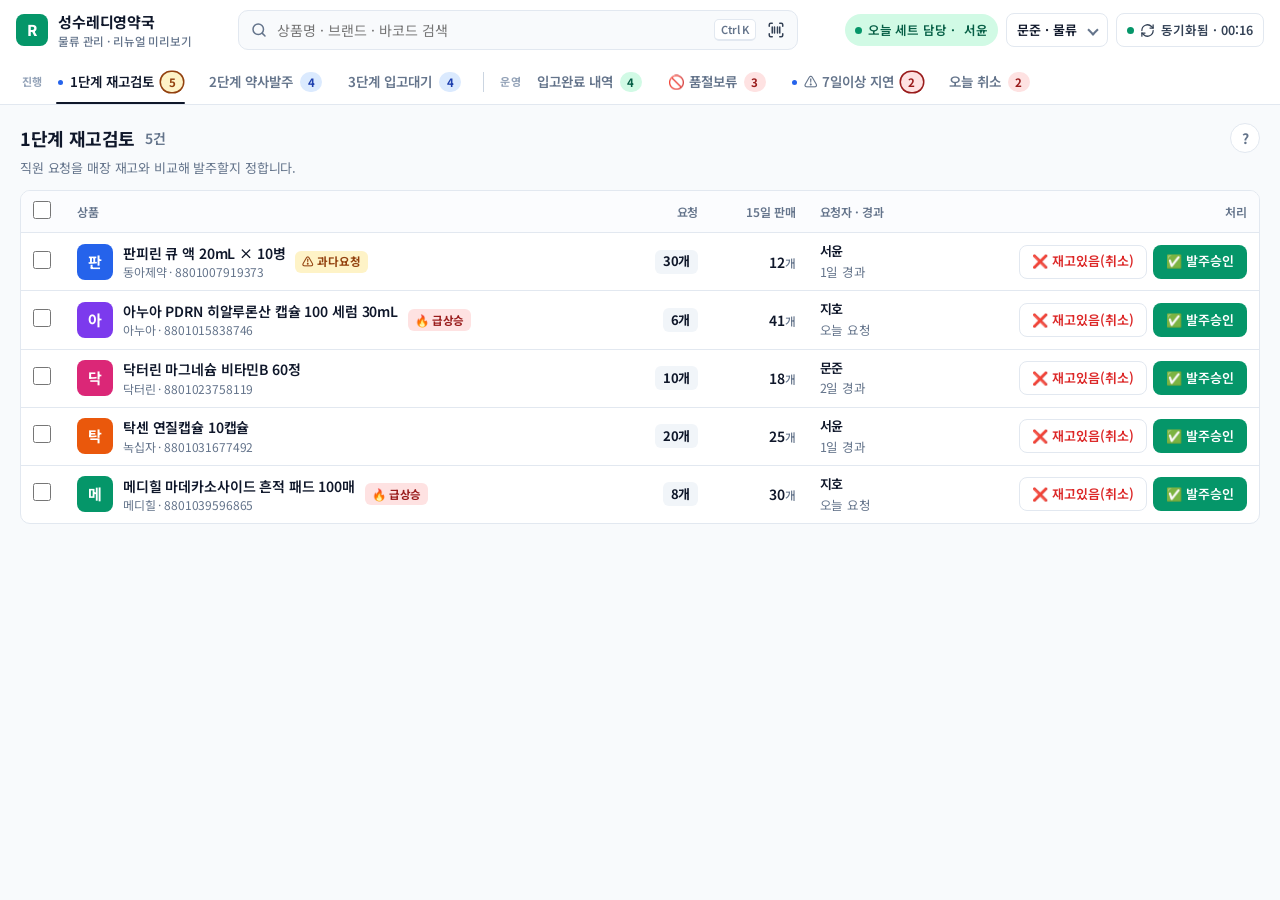
<file: preview/renewal.html>
<!doctype html>
<html lang="ko">
<head>
<meta charset="utf-8">
<meta name="viewport" content="width=device-width, initial-scale=1, viewport-fit=cover">
<title>성수레디영 물류 리뉴얼</title>
</head>
<body>
<meta name="claude:viewport-fit-sides" content="cover">
<!-- 실제 앱은 Pretendard 를 CDN(cdn.jsdelivr.net/gh/orioncactus/pretendard)에서 불러옵니다. 미리보기는 Noto Sans KR 로 대체. -->
<link rel="preconnect" href="https://fonts.googleapis.com">
<link rel="stylesheet" href="https://fonts.googleapis.com/css2?family=Noto+Sans+KR:wght@400;500;600;700;800&display=swap">
<style>
:root{
  color-scheme: light;
  --bg:#F8FAFC; --card:#FFFFFF; --line:#E2E8F0; --line-strong:#CBD5E1;
  --ink:#0F172A; --ink-2:#334155; --ink-3:#64748B; --ink-4:#94A3B8;
  --green:#059669; --green-bg:#D1FAE5; --green-ink:#065F46;
  --blue:#2563EB; --blue-bg:#DBEAFE; --blue-ink:#1E40AF;
  --amber:#D97706; --amber-bg:#FEF3C7; --amber-ink:#92400E;
  --red:#DC2626; --red-bg:#FEE2E2; --red-ink:#991B1B;
  --hover:#F1F5F9; --dark:#0F172A; --dark-ink:#F8FAFC;
  --focus:#2563EB;
  --r:10px; --r-sm:7px;
  --gut: max(16px, env(safe-area-inset-left,0px));
  --gut-r: max(16px, env(safe-area-inset-right,0px));
  --sab: env(safe-area-inset-bottom,0px);
  --sat: env(safe-area-inset-top,0px);
}
*{box-sizing:border-box}
html{-webkit-text-size-adjust:100%}
body{
  margin:0; background:var(--bg); color:var(--ink);
  font-family:"Pretendard","Noto Sans KR",system-ui,-apple-system,sans-serif;
  font-size:14px; line-height:1.45; letter-spacing:-0.01em;
  padding-left:var(--gut); padding-right:var(--gut-r); padding-block:0 120px;
  overflow-x:hidden;
}
body::before{content:"";position:fixed;inset:0 0 auto 0;height:var(--sat);background:var(--card);z-index:60}
.num,td.n,.badge,.qty,.cnt{font-variant-numeric:tabular-nums}
button,select,input{font:inherit;color:inherit}
button{cursor:pointer}
:focus-visible{outline:2px solid var(--focus);outline-offset:2px;border-radius:6px}
.sr{position:absolute;width:1px;height:1px;overflow:hidden;clip:rect(0 0 0 0);white-space:nowrap}
svg.i{width:18px;height:18px;flex:none;stroke:currentColor;fill:none;stroke-width:2;stroke-linecap:round;stroke-linejoin:round}

/* ---------- 헤더 ---------- */
header.top{
  position:sticky; top:var(--sat); z-index:50; background:var(--card);
  margin-inline:calc(-1 * var(--gut)) calc(-1 * var(--gut-r));
  padding-left:var(--gut); padding-right:var(--gut-r);
  border-bottom:1px solid var(--line);
}
.row1{display:grid;grid-template-columns:auto minmax(0,1fr) auto;align-items:center;gap:16px;padding-block:10px}
.brand{display:flex;align-items:center;gap:10px;min-width:0}
.logo{width:32px;height:32px;border-radius:8px;background:var(--green);color:#fff;display:grid;place-items:center;font-weight:800;font-size:15px;flex:none}
.brand b{font-size:15px;font-weight:700;white-space:nowrap}
.brand small{display:block;color:var(--ink-3);font-size:11.5px;font-weight:500;white-space:nowrap}
.search{position:relative;max-width:560px;width:100%;justify-self:center}
.search input{
  width:100%;height:40px;border:1px solid var(--line);border-radius:var(--r);background:var(--bg);
  padding-block:0;padding-left:38px;padding-right:96px;font-size:14px;outline:none;
}
.search input:focus{border-color:var(--blue);background:#fff;box-shadow:0 0 0 3px var(--blue-bg)}
.search .lead{position:absolute;left:12px;top:11px;color:var(--ink-3)}
.search .trail{position:absolute;right:6px;top:4px;display:flex;gap:4px;align-items:center}
kbd{font:600 11px/1 "Pretendard","Noto Sans KR",system-ui,sans-serif;color:var(--ink-3);border:1px solid var(--line);border-bottom-width:2px;border-radius:5px;padding-block:4px;padding-inline:6px;background:#fff}
.ibtn{width:32px;height:32px;border:0;background:transparent;border-radius:8px;display:grid;place-items:center;color:var(--ink-2)}
.ibtn:hover{background:var(--hover)}
.clear{display:none}
.search.has-q .clear{display:grid}
.search.has-q kbd{display:none}
.right{display:flex;align-items:center;gap:8px;justify-self:end}
.duty{display:inline-flex;align-items:center;gap:6px;height:32px;padding-inline:10px;border-radius:999px;background:var(--green-bg);color:var(--green-ink);font-size:12.5px;font-weight:600;white-space:nowrap}
.duty::before{content:"";width:7px;height:7px;border-radius:50%;background:var(--green)}
.who{position:relative}
.who select{appearance:none;height:34px;border:1px solid var(--line);border-radius:8px;background:#fff;padding-block:0;padding-left:10px;padding-right:28px;font-size:13px;font-weight:600}
.who::after{content:"";position:absolute;right:11px;top:13px;width:6px;height:6px;border-right:2px solid var(--ink-3);border-bottom:2px solid var(--ink-3);transform:rotate(45deg);pointer-events:none}
.sync{display:inline-flex;align-items:center;gap:6px;height:34px;border:1px solid var(--line);background:#fff;border-radius:8px;padding-inline:10px;font-size:12.5px;font-weight:600;color:var(--ink-2);white-space:nowrap}
.sync .dot{width:7px;height:7px;border-radius:50%;background:var(--green)}
.sync.busy .dot{background:var(--amber)}
.sync.busy svg{animation:spin .8s linear infinite}
@keyframes spin{to{transform:rotate(360deg)}}

/* 탭바 */
.tabs{display:flex;align-items:center;gap:2px;overflow-x:auto;scrollbar-width:none;margin-inline:-4px;padding-inline:4px;-webkit-overflow-scrolling:touch}
.tabs::-webkit-scrollbar{display:none}
.tab{
  position:relative;flex:none;display:inline-flex;align-items:center;gap:7px;height:44px;padding-inline:12px;
  border:0;background:transparent;color:var(--ink-3);font-weight:600;font-size:13.5px;white-space:nowrap;border-radius:0;
}
.tab:hover{color:var(--ink)}
.tab[aria-selected="true"]{color:var(--ink)}
.tab[aria-selected="true"]::after{content:"";position:absolute;left:10px;right:10px;bottom:0;height:2px;background:var(--ink);border-radius:2px}
.tab .badge{min-width:22px;height:20px;padding-inline:6px;border-radius:999px;display:inline-grid;place-items:center;font-size:11.5px;font-weight:700;background:var(--hover);color:var(--ink-3)}
.tab .badge.c-amber{background:var(--amber-bg);color:var(--amber-ink)}
.tab .badge.c-blue{background:var(--blue-bg);color:var(--blue-ink)}
.tab .badge.c-green{background:var(--green-bg);color:var(--green-ink)}
.tab .badge.c-red{background:var(--red-bg);color:var(--red-ink)}
.tab.mine .badge{box-shadow:0 0 0 1.5px currentColor}
.tab.mine .me-dot{width:5px;height:5px;border-radius:50%;background:var(--blue)}
.tab .badge.bump{animation:bump .35s ease}
@keyframes bump{50%{transform:scale(1.25)}}
.sep{flex:none;width:1px;height:20px;background:var(--line-strong);margin-inline:8px}
.grp{flex:none;font-size:11px;font-weight:700;color:var(--ink-4);padding-inline:6px 2px;letter-spacing:.02em}

/* ---------- 본문 ---------- */
main{max-width:1240px;margin-inline:auto;padding-block:18px 0}
.lhead{display:flex;align-items:center;gap:10px;margin-block:0 12px;flex-wrap:wrap}
.lhead h1{font-size:18px;font-weight:700;margin:0;letter-spacing:-0.02em}
.lhead .cnt{color:var(--ink-3);font-weight:600;font-size:14px}
.lhead .desc{color:var(--ink-3);font-size:13px;flex-basis:100%;margin-top:-4px}
.lhead .sp{flex:1}
.help{width:30px;height:30px;border-radius:50%;border:1px solid var(--line);background:#fff;color:var(--ink-3);display:grid;place-items:center;font-weight:700}
.help:hover{color:var(--ink);border-color:var(--line-strong)}
.selall{display:none;height:34px;border:1px solid var(--line);background:#fff;border-radius:8px;padding-inline:12px;font-weight:600;font-size:13px}
.qhint{background:var(--blue-bg);color:var(--blue-ink);border-radius:var(--r-sm);padding-block:8px;padding-inline:12px;font-size:13px;margin-bottom:12px;display:flex;gap:8px;flex-wrap:wrap;align-items:center}
.qhint button{border:0;background:#fff;color:var(--blue-ink);border-radius:999px;height:28px;padding-inline:10px;font-weight:600;font-size:12.5px}

.panel{background:var(--card);border:1px solid var(--line);border-radius:var(--r);overflow:hidden}
table{width:100%;border-collapse:collapse}
th{font-size:12px;font-weight:600;color:var(--ink-3);text-align:left;padding-block:10px;padding-inline:12px;background:#FBFCFE;border-bottom:1px solid var(--line);white-space:nowrap}
td{padding-block:9px;padding-inline:12px;border-bottom:1px solid var(--line);vertical-align:middle}
tr:last-child td{border-bottom:0}
tbody tr{transition:background-color .15s}
tbody tr:hover{background:#FBFCFE}
tr.sel{background:#EFF6FF !important}
th.n,td.n{text-align:right}
.ck{width:44px;padding-right:0}
.ck input,.card .ck input{width:18px;height:18px;accent-color:var(--blue);cursor:pointer;margin:0}
.prod{display:flex;align-items:center;gap:10px;min-width:0}
.thumb{width:36px;height:36px;border-radius:8px;display:grid;place-items:center;font-weight:700;font-size:15px;flex:none;color:#fff}
.pname{font-weight:600;color:var(--ink);overflow:hidden;text-overflow:ellipsis}
.pmeta{font-size:12px;color:var(--ink-3);white-space:nowrap;overflow:hidden;text-overflow:ellipsis}
mark{background:var(--amber-bg);color:inherit;border-radius:3px;padding-inline:1px}
.qty{display:inline-flex;align-items:center;height:24px;padding-inline:8px;border-radius:6px;background:var(--hover);font-weight:700;font-size:13px}
.sales{font-weight:600}
.sales small{color:var(--ink-3);font-weight:500}
.chips-smart{display:inline-flex;gap:4px;flex-wrap:wrap}
.sb{display:inline-flex;align-items:center;height:22px;padding-inline:7px;border-radius:6px;font-size:11.5px;font-weight:700;white-space:nowrap}
.sb.hot{background:var(--red-bg);color:var(--red-ink)}
.sb.over{background:var(--amber-bg);color:var(--amber-ink)}
.sb.stage{background:var(--hover);color:var(--ink-2)}
.age{font-size:12.5px;color:var(--ink-3);white-space:nowrap}
.age.warn{color:var(--amber-ink);font-weight:600}
.age.late{color:var(--red);font-weight:700}
.acts{display:flex;gap:6px;justify-content:flex-end}
.btn{display:inline-flex;align-items:center;justify-content:center;gap:5px;height:34px;padding-inline:12px;border-radius:8px;border:1px solid transparent;font-weight:600;font-size:13px;white-space:nowrap;transition:background-color .12s,transform .08s}
.btn:active{transform:scale(.97)}
.btn.primary{background:var(--green);color:#fff}
.btn.primary:hover{background:#047857}
.btn.blue{background:var(--blue);color:#fff}
.btn.blue:hover{background:#1D4ED8}
.btn.ghost-red{background:#fff;border-color:var(--line);color:var(--red)}
.btn.ghost-red:hover{background:var(--red-bg);border-color:#FCA5A5}
.btn.neutral{background:#fff;border-color:var(--line);color:var(--ink-2)}
.btn.neutral:hover{background:var(--hover)}
.memo{display:flex;gap:4px;flex-wrap:wrap}
.chip{height:28px;padding-inline:9px;border-radius:999px;border:1px solid var(--line);background:#fff;font-size:12px;font-weight:600;color:var(--ink-3);white-space:nowrap}
.chip:hover{border-color:var(--line-strong);color:var(--ink)}
.chip[aria-pressed="true"]{background:var(--amber-bg);border-color:#FCD34D;color:var(--amber-ink)}
.chip[aria-pressed="true"][data-chip="파손/교환"]{background:var(--red-bg);border-color:#FCA5A5;color:var(--red-ink)}
.done-t{font-size:12.5px;color:var(--green-ink);font-weight:600;white-space:nowrap}
.flash{animation:flash 2.6s ease-out}
@keyframes flash{0%,35%{background:var(--amber-bg);box-shadow:inset 3px 0 0 var(--amber)}100%{background:transparent;box-shadow:inset 3px 0 0 transparent}}
.empty{padding-block:56px;text-align:center;color:var(--ink-3)}
.empty b{display:block;color:var(--ink);font-size:15px;margin-bottom:4px}

/* 모바일 카드 */
.cards{display:none;flex-direction:column;gap:10px}
.card{background:var(--card);border:1px solid var(--line);border-radius:var(--r);overflow:hidden;transition:border-color .15s,box-shadow .15s}
.card.sel{border-color:var(--blue);box-shadow:0 0 0 1px var(--blue)}
.card .top{display:flex;gap:12px;padding-block:12px;padding-inline:12px;align-items:flex-start}
.card .thumb{width:48px;height:48px;font-size:19px;border-radius:10px}
.card .body{flex:1;min-width:0}
.card .pname{white-space:normal;font-size:15px;line-height:1.35}
.card .stats{display:flex;align-items:center;gap:8px;margin-top:6px;flex-wrap:wrap}
.card .ck{padding-top:2px;width:auto}
.card .ck label{display:grid;place-items:center;width:32px;height:32px;margin:-6px -6px 0 0}
.card .memo{padding-inline:12px;padding-bottom:10px}
.card .acts2{display:grid;grid-template-columns:1fr 1fr;border-top:1px solid var(--line)}
.card .acts2.one{grid-template-columns:1fr}
.card .acts2 .btn{height:52px;border-radius:0;border:0;font-size:14.5px}
.card .acts2 .btn+.btn{border-left:1px solid var(--line)}
.card .acts2 .btn.ghost-red{color:var(--red)}

@media (max-width:767.98px){
  .row1{grid-template-columns:minmax(0,1fr) auto;grid-template-areas:"brand right" "search search";gap:8px 10px;padding-block:8px}
  .brand{grid-area:brand}.right{grid-area:right}.search{grid-area:search;max-width:none}
  .brand small,.duty .long,.sync .txt,kbd{display:none}
  .duty{padding-inline:8px}
  .table-wrap{display:none}
  .cards{display:flex}
  .selall{display:inline-flex;align-items:center}
  .lhead h1{font-size:17px}
}

/* 하단 플로팅 */
.bulk{
  position:fixed;left:50%;bottom:calc(16px + var(--sab));z-index:70;transform:translate(-50%,calc(100% + 40px));
  display:flex;align-items:center;gap:10px;background:var(--dark);color:var(--dark-ink);border-radius:14px;
  padding-block:8px;padding-inline:16px 8px;box-shadow:0 12px 32px rgba(15,23,42,.28);
  transition:transform .32s cubic-bezier(.2,.8,.2,1);width:max-content;max-width:calc(100vw - 32px);
}
.bulk.on{transform:translate(-50%,0)}
.bulk .n{font-weight:700;white-space:nowrap}
.bulk .btn{height:40px}
.bulk .x{color:#CBD5E1;width:40px;height:40px}
.bulk .x:hover{background:rgba(255,255,255,.08)}
.snack{
  position:fixed;left:50%;bottom:calc(16px + var(--sab));z-index:80;transform:translate(-50%,calc(100% + 40px));opacity:0;
  background:var(--dark);color:var(--dark-ink);border-radius:12px;min-width:300px;max-width:calc(100vw - 32px);
  box-shadow:0 12px 32px rgba(15,23,42,.28);overflow:hidden;transition:transform .28s cubic-bezier(.2,.8,.2,1),opacity .2s;
}
body.has-bulk .snack{bottom:calc(80px + var(--sab))}
.snack.on{transform:translate(-50%,0);opacity:1}
.snack .in{display:flex;align-items:center;gap:12px;padding-block:6px;padding-inline:16px 6px;min-height:52px}
.snack .msg{flex:1;font-weight:500}
.snack .msg b{color:#6EE7B7}
.snack .undo{height:40px;border:0;background:transparent;color:#93C5FD;font-weight:700;padding-inline:12px;border-radius:8px;white-space:nowrap}
.snack .undo:hover{background:rgba(255,255,255,.08)}
.snack .bar{height:3px;background:#6EE7B7;transform-origin:left}
.snack.on .bar{animation:shrink 5s linear forwards}
@keyframes shrink{to{transform:scaleX(0)}}

/* 모달 */
.modal{position:fixed;inset:0;z-index:90;display:none;align-items:center;justify-content:center;padding-inline:16px;background:rgba(15,23,42,.45)}
.modal.on{display:flex;animation:fade .18s ease}
@keyframes fade{from{opacity:0}}
.sheet{background:#fff;border-radius:14px;width:100%;max-width:440px;max-height:calc(100vh - 48px);overflow:auto;box-shadow:0 24px 60px rgba(15,23,42,.3)}
.sheet .hd{display:flex;align-items:center;gap:8px;padding-block:14px;padding-inline:18px 10px;border-bottom:1px solid var(--line)}
.sheet .hd h2{font-size:16px;margin:0;flex:1}
.sheet .bd{padding-block:16px;padding-inline:18px}
.sheet ol{margin:0;padding-left:20px;color:var(--ink-2)}
.sheet li{margin-bottom:6px}
.sheet .tip{margin-top:12px;font-size:12.5px;color:var(--ink-3);background:var(--bg);border-radius:8px;padding-block:8px;padding-inline:10px}
.vf{position:relative;aspect-ratio:4/3;background:#0B1220;border-radius:12px;overflow:hidden;display:grid;place-items:center}
.vf .frame{width:70%;height:42%;border:2px solid rgba(255,255,255,.85);border-radius:10px;position:relative}
.vf .line{position:absolute;left:6%;right:6%;height:2px;background:#34D399;box-shadow:0 0 12px #34D399;top:10%;animation:scan 1.8s ease-in-out infinite alternate}
@keyframes scan{to{top:86%}}
.vf .cap{position:absolute;bottom:10px;left:0;right:0;text-align:center;color:#CBD5E1;font-size:12.5px}
.vf .bars{position:absolute;inset:22% 22%;display:flex;gap:3px;align-items:stretch;opacity:.25}
.vf .bars i{background:#fff;flex:1}.vf .bars i:nth-child(3n){flex:2}.vf .bars i:nth-child(4n){flex:.5}
.samples{display:flex;flex-direction:column;gap:6px;margin-top:14px}
.samples button{display:flex;align-items:center;gap:10px;min-height:44px;border:1px solid var(--line);background:#fff;border-radius:10px;padding-inline:12px;text-align:left}
.samples button:hover{background:var(--hover)}
.samples code{font:600 12.5px ui-monospace,Menlo,monospace;color:var(--ink-3);font-variant-numeric:tabular-nums}
.manual{display:flex;gap:6px;margin-top:12px}
.manual input{flex:1;height:44px;border:1px solid var(--line);border-radius:10px;padding-inline:12px;font-variant-numeric:tabular-nums;min-width:0}
.scan-msg{margin-top:8px;font-size:12.5px;color:var(--red);min-height:18px}

@media (prefers-reduced-motion:reduce){
  *,*::before,*::after{animation-duration:.001ms !important;animation-iteration-count:1 !important;transition-duration:.001ms !important;scroll-behavior:auto !important}
  .vf .line{top:48%}
  .snack.on .bar{animation:none}
}
</style>

<svg width="0" height="0" style="position:absolute" aria-hidden="true">
  <symbol id="i-search" viewBox="0 0 24 24"><circle cx="11" cy="11" r="7"/><path d="m20 20-3.5-3.5"/></symbol>
  <symbol id="i-scan" viewBox="0 0 24 24"><path d="M3 7V5a2 2 0 0 1 2-2h2M17 3h2a2 2 0 0 1 2 2v2M21 17v2a2 2 0 0 1-2 2h-2M7 21H5a2 2 0 0 1-2-2v-2"/><path d="M7 8v8M10 8v8M14 8v8M17 8v8"/></symbol>
  <symbol id="i-sync" viewBox="0 0 24 24"><path d="M21 12a9 9 0 0 1-15.4 6.4L3 16M3 12a9 9 0 0 1 15.4-6.4L21 8"/><path d="M21 3v5h-5M3 21v-5h5"/></symbol>
  <symbol id="i-x" viewBox="0 0 24 24"><path d="M18 6 6 18M6 6l12 12"/></symbol>
</svg>

<header class="top">
  <div class="row1">
    <div class="brand">
      <div class="logo" aria-hidden="true">R</div>
      <div><b>성수레디영약국</b><small>물류 관리 · 리뉴얼 미리보기</small></div>
    </div>
    <div class="search" id="searchBox">
      <svg class="i lead" aria-hidden="true"><use href="#i-search"/></svg>
      <label class="sr" for="q">상품명, 브랜드, 바코드 검색</label>
      <input id="q" type="search" autocomplete="off" placeholder="상품명 · 브랜드 · 바코드 검색" enterkeyhint="search">
      <div class="trail">
        <button class="ibtn clear" id="qClear" aria-label="검색어 지우기"><svg class="i"><use href="#i-x"/></svg></button>
        <kbd id="kbdHint">⌘K</kbd>
        <button class="ibtn" id="scanBtn" aria-label="카메라로 바코드 스캔"><svg class="i"><use href="#i-scan"/></svg></button>
      </div>
    </div>
    <div class="right">
      <span class="duty" id="duty" title="오늘 세트 담당" role="note" aria-label="오늘 세트 담당 서윤"><span class="long">오늘 세트 담당 ·&nbsp;</span><span class="short" id="dutyName">서윤</span></span>
      <div class="who"><label class="sr" for="me">작업자 선택</label>
        <select id="me">
          <option value="문준">문준 · 물류</option>
          <option value="약사님">약사님</option>
          <option value="일반직원">일반직원</option>
        </select>
      </div>
      <button class="sync" id="sync" aria-label="지금 동기화"><span class="dot"></span><svg class="i" style="width:15px;height:15px"><use href="#i-sync"/></svg><span class="txt" id="syncTxt">동기화됨 · 방금</span></button>
    </div>
  </div>
  <nav class="tabs" id="tabs" role="tablist" aria-label="물류 단계와 운영 현황"></nav>
</header>

<main id="main">
  <div class="lhead">
    <h1 id="ttl"></h1><span class="cnt" id="cnt"></span>
    <span class="sp"></span>
    <button class="selall" id="selAll">전체 선택</button>
    <button class="help" id="helpBtn" aria-label="이 단계 사용법 보기">?</button>
    <div class="desc" id="desc"></div>
  </div>
  <div id="qhint"></div>
  <div class="panel table-wrap"><table id="tbl"><thead id="thead"></thead><tbody id="tbody"></tbody></table></div>
  <div class="cards" id="cards"></div>
</main>

<div class="bulk" id="bulk" role="region" aria-label="선택 항목 일괄 처리">
  <span class="n" id="bulkN">0건 선택</span>
  <button class="btn primary" id="bulkGo">일괄 승인</button>
  <button class="ibtn x" id="bulkX" aria-label="선택 해제"><svg class="i"><use href="#i-x"/></svg></button>
</div>

<div class="snack" id="snack" role="status" aria-live="polite">
  <div class="in"><span class="msg" id="snackMsg"></span><button class="undo" id="undoBtn">↩ 실행 취소</button></div>
  <div class="bar" id="snackBar"></div>
</div>

<div class="modal" id="helpModal" role="dialog" aria-modal="true" aria-labelledby="helpTtl">
  <div class="sheet"><div class="hd"><h2 id="helpTtl"></h2><button class="ibtn" data-close aria-label="닫기"><svg class="i"><use href="#i-x"/></svg></button></div>
  <div class="bd" id="helpBody"></div></div>
</div>

<div class="modal" id="scanModal" role="dialog" aria-modal="true" aria-labelledby="scanTtl">
  <div class="sheet"><div class="hd"><h2 id="scanTtl">바코드 스캔</h2><button class="ibtn" data-close aria-label="닫기"><svg class="i"><use href="#i-x"/></svg></button></div>
  <div class="bd">
    <div class="vf" aria-hidden="true"><div class="bars"><i></i><i></i><i></i><i></i><i></i><i></i><i></i><i></i><i></i><i></i><i></i><i></i></div><div class="frame"><div class="line"></div></div><div class="cap">바코드를 네모 안에 맞춰 주세요</div></div>
    <div class="samples" id="samples"><div style="font-size:12px;color:var(--ink-3);font-weight:600">미리보기용 샘플 바코드 (누르면 인식)</div></div>
    <form class="manual" id="manual"><label class="sr" for="bc">바코드 직접 입력</label><input id="bc" inputmode="numeric" placeholder="바코드 직접 입력"><button class="btn blue" style="height:44px">찾기</button></form>
    <div class="scan-msg" id="scanMsg" role="alert"></div>
  </div></div>
</div>

<script>
/* =====================================================================
   API 계층 — GAS 연결 시 여기만 바꾸면 됩니다.
   각 함수는 Promise 를 돌려줍니다. 실제 배포에서는 아래처럼 교체:

     approveOrder: ids => gas('approveOrder', ids)
     function gas(fn, ...args){
       return new Promise((ok, no) =>
         google.script.run.withSuccessHandler(ok).withFailureHandler(no)[fn](...args));
     }

   - getAllData()                 : 전체 품목 [{id,name,brand,qty,sales15,stage,age,...}]
   - approveOrder(ids)            : 1단계→2단계(발주승인), 2단계→3단계(발주완료)
   - markInboundComplete(ids)     : 3단계→입고완료
   - cancelOrder(ids)             : 재고있음 → 오늘 취소
   - markSoldout(ids)             : 품절보류로 이동
   - bulkApprove(ids)/bulkInbound : 다중 선택 일괄 처리
   - undo(snapshot)               : [{id,stage,memo}] 로 되돌리기
   - reopenOrder(ids, stage)      : 품절/취소 품목을 다시 단계로 (보조)
   - updateMemo(id, memo)         : 입고 메모 칩 저장 (보조)
   stage 값: review | order | inbound | done | soldout | cancel
   ===================================================================== */
const api = (() => {
  const C = ['#0F766E','#2563EB','#7C3AED','#DB2777','#EA580C','#059669','#0891B2','#4F46E5','#B45309','#BE123C'];
  let n = 0;
  const P = (name, brand, qty, sales15, stage, age, by, x = {}) =>
    ({ id: 'p' + (++n), name, brand, qty, sales15, stage, age, by, memo: [], hot: false,
       barcode: '880' + String(1000000000 + n * 7919373).slice(0, 10), color: C[n % C.length], ...x });
  const store = [
    P('판피린 큐 액 20mL × 10병','동아제약',30,12,'review',1,'서윤'),
    P('아누아 PDRN 히알루론산 캡슐 100 세럼 30mL','아누아',6,41,'review',0,'지호',{hot:true}),
    P('닥터린 마그네슘 비타민B 60정','닥터린',10,18,'review',2,'문준'),
    P('탁센 연질캡슐 10캡슐','녹십자',20,25,'review',1,'서윤'),
    P('메디힐 마데카소사이드 흔적 패드 100매','메디힐',8,30,'review',0,'지호',{hot:true}),
    P('닥터엘시아 시카 리페어 크림 50mL','닥터엘시아',12,22,'order',8,'문준'),
    P('베아제 정 10정','대웅제약',20,19,'order',2,'약사님'),
    P('라운드랩 자작나무 수분 선크림 50mL','라운드랩',15,37,'order',1,'지호',{hot:true}),
    P('이지엔6 이브 연질캡슐 10캡슐','대웅제약',10,9,'order',3,'서윤'),
    P('판콜에이 내복액 30mL × 3병','동화약품',40,33,'inbound',9,'문준'),
    P('센텔리안24 마데카크림 타임리버스 50mL','동국제약',6,14,'inbound',4,'약사님'),
    P('바이오가이아 프로텍티스 드롭 5mL','바이오가이아',4,7,'inbound',2,'서윤',{memo:['부분입고']}),
    P('토리든 다이브인 저분자 히알루론산 세럼 50mL','토리든',10,26,'inbound',3,'지호'),
    P('게보린 정 10정','삼진제약',30,28,'done',1,'서윤',{doneAt:'오늘 10:12'}),
    P('훼라민큐 정 60정','동국제약',4,5,'done',2,'약사님',{doneAt:'오늘 09:48'}),
    P('비판텐 연고 30g','바이엘',6,11,'done',3,'문준',{doneAt:'어제 18:20'}),
    P('써큐란 알파 연질캡슐 120캡슐','부광약품',3,4,'done',4,'약사님',{doneAt:'어제 15:02'}),
    P('타이레놀 8시간 이알 서방정 6정','한국존슨앤드존슨',24,31,'soldout',5,'문준'),
    P('콜대원 키즈 코프 시럽 10포','대원제약',10,16,'soldout',3,'서윤'),
    P('닥터지 레드 블레미쉬 클리어 수딩 크림 70mL','고운세상',8,20,'soldout',6,'지호'),
    P('후시딘 연고 10g','동화약품',10,6,'cancel',0,'서윤',{cancelAt:'오늘 11:05'}),
    P('아로나민 골드 100정','일동제약',5,3,'cancel',0,'지호',{cancelAt:'오늘 10:31'}),
  ];
  const wait = v => new Promise(r => setTimeout(() => r(v), 120));
  const clone = x => JSON.parse(JSON.stringify(x));
  const get = id => store.find(i => i.id === id);
  const next = { review: 'order', order: 'inbound' };
  const setStage = (ids, fn) => wait(ids.map(id => { const it = get(id); it.stage = fn(it); return clone(it); }));
  return {
    getAllData: () => wait(clone(store)),
    approveOrder: ids => setStage(ids, it => next[it.stage] || it.stage),
    markInboundComplete: ids => setStage(ids, () => 'done'),
    cancelOrder: ids => setStage(ids, () => 'cancel'),
    markSoldout: ids => setStage(ids, () => 'soldout'),
    bulkApprove: ids => api.approveOrder(ids),
    bulkInbound: ids => api.markInboundComplete(ids),
    reopenOrder: (ids, stage) => setStage(ids, () => stage),
    updateMemo: (id, memo) => { get(id).memo = [...memo]; return wait(true); },
    undo: snap => wait(snap.forEach(s => Object.assign(get(s.id), { stage: s.stage, memo: [...s.memo] }))),
  };
})();

/* ===================== UI ===================== */
const $ = s => document.querySelector(s);
const TABS = [
  { grp: '진행' },
  { id: 'review',  label: '1단계 재고검토', c: 'c-amber', desc: '직원 요청을 매장 재고와 비교해 발주할지 정합니다.' },
  { id: 'order',   label: '2단계 약사발주', c: 'c-blue',  desc: '승인된 품목을 약사님이 도매에 발주합니다.' },
  { id: 'inbound', label: '3단계 입고대기', c: 'c-blue',  desc: '도착한 물건을 확인하고 입고완료로 넘깁니다.' },
  { sep: true }, { grp: '운영' },
  { id: 'done',    label: '입고완료 내역', c: 'c-green', desc: '최근 입고가 끝난 품목입니다.' },
  { id: 'soldout', label: '🚫 품절보류', c: 'c-red', desc: '도매 품절로 보류 중. 재입고되면 다시 발주하세요.' },
  { id: 'delayed', label: '⚠️ 7일이상 지연', c: 'c-red', desc: '발주·입고 단계에서 7일 넘게 멈춘 품목입니다.' },
  { id: 'cancel',  label: '오늘 취소', c: 'c-red', desc: '재고가 있어 오늘 취소된 요청입니다.' },
];
const TAB = Object.fromEntries(TABS.filter(t => t.id).map(t => [t.id, t]));
const ROLES = {
  '문준':   { tab: 'review',  mine: ['review', 'delayed'] },
  '약사님': { tab: 'order',   mine: ['order', 'soldout'] },
  '일반직원': { tab: 'inbound', mine: ['inbound'] },
};
const HELP = {
  review:  ['요청 수량과 15일 판매량을 비교합니다.', '매장에 재고가 있으면 ❌ 재고있음(취소).', '필요하면 ✅ 발주승인 → 2단계로 넘어갑니다.', '여러 개는 체크 후 하단 바에서 일괄 승인.'],
  order:   ['도매몰에서 발주를 넣습니다.', '발주했으면 ✅ 발주완료 → 3단계 입고대기.', '도매 품절이면 🚫 품절 → 품절보류.'],
  inbound: ['박스가 오면 수량·상태를 확인합니다.', '문제 있으면 [부분입고] [파손/교환] [유통기한 임박] 칩을 눌러 메모.', '확인이 끝나면 ✅ 최종 입고완료.'],
  done:    ['최근 입고 기록입니다. 수정은 관리자에게 요청하세요.'],
  soldout: ['도매 재입고 소식이 오면 ↺ 다시 발주를 누릅니다.', '2단계 약사발주로 돌아갑니다.'],
  delayed: ['7일 이상 멈춘 품목만 모았습니다.', '도매에 상황을 확인하고 바로 처리하세요.'],
  cancel:  ['오늘 취소된 요청입니다. 잘못 눌렀으면 ↩ 검토로 되돌리기.'],
};
const CHIPS = ['부분입고', '파손/교환', '유통기한 임박'];
const STAGE_KO = { review: '1단계', order: '2단계', inbound: '3단계' };
const PIPE = ['review', 'order', 'inbound'];

const params = new URLSearchParams(location.search);
const state = { items: [], tab: 'review', q: '', role: ROLES[params.get('me')] ? params.get('me') : '문준', sel: new Set(), flash: null };
const prevCounts = {};

const esc = s => String(s).replace(/[&<>"']/g, c => ({ '&': '&amp;', '<': '&lt;', '>': '&gt;', '"': '&quot;', "'": '&#39;' }[c]));
const byId = id => state.items.find(i => i.id === id);
const isDelayed = i => (i.stage === 'order' || i.stage === 'inbound') && i.age >= 7;
const inTab = (i, t) => t === 'delayed' ? isDelayed(i) : i.stage === t;
const match = i => { const q = state.q.trim().toLowerCase(); return !q || [i.name, i.brand, i.barcode, i.by].some(v => v.toLowerCase().includes(q)); };
const list = t => state.items.filter(i => inTab(i, t) && match(i));
const hl = s => { const q = state.q.trim(); if (!q) return esc(s); const k = s.toLowerCase().indexOf(q.toLowerCase()); return k < 0 ? esc(s) : esc(s.slice(0, k)) + '<mark>' + esc(s.slice(k, k + q.length)) + '</mark>' + esc(s.slice(k + q.length)); };
const isOver = i => i.qty > i.sales15 * 1.5;
const selectable = () => PIPE.includes(state.tab);

function actions(i) {
  const B = (act, label, cls) => `<button class="btn ${cls}" data-act="${act}">${label}</button>`;
  switch (i.stage) {
    case 'review':  return [B('cancel', '❌ 재고있음(취소)', 'ghost-red'), B('approve', '✅ 발주승인', 'primary')];
    case 'order':   return [B('soldout', '🚫 품절', 'ghost-red'), B('approve', '✅ 발주완료', 'blue')];
    case 'inbound': return [B('soldout', '🚫 품절', 'ghost-red'), B('inbound', '✅ 최종 입고완료', 'primary')];
    case 'soldout': return [B('reopen', '↺ 다시 발주', 'neutral')];
    case 'cancel':  return [B('restore', '↩ 검토로 되돌리기', 'neutral')];
    default: return [];
  }
}
const thumb = i => `<div class="thumb" style="background:${i.color}" aria-hidden="true">${esc(i.name[0])}</div>`;
const smart = i => (i.hot ? '<span class="sb hot">🔥 급상승</span>' : '') + (isOver(i) && i.stage === 'review' ? '<span class="sb over">⚠️ 과다요청</span>' : '') + (state.tab === 'delayed' ? `<span class="sb stage">${STAGE_KO[i.stage]}</span>` : '');
const ageTxt = i => i.stage === 'done' ? `<span class="done-t">✓ ${esc(i.doneAt)}</span>` : i.stage === 'cancel' ? `<span class="age">${esc(i.cancelAt)} 취소</span>` :
  `<span class="age ${i.age >= 7 ? 'late' : i.age >= 4 ? 'warn' : ''}">${i.age === 0 ? '오늘 요청' : i.age + '일 경과'}</span>`;
const memo = i => (i.stage === 'inbound') ? `<div class="memo" role="group" aria-label="입고 메모">${CHIPS.map(c => `<button class="chip" data-chip="${c}" aria-pressed="${i.memo.includes(c)}">${c}</button>`).join('')}</div>` : (i.memo.length ? `<div class="memo">${i.memo.map(c => `<span class="sb over">${esc(c)}</span>`).join('')}</div>` : '');

function renderTabs() {
  const mine = ROLES[state.role].mine;
  $('#tabs').innerHTML = TABS.map(t => {
    if (t.sep) return '<span class="sep" aria-hidden="true"></span>';
    if (t.grp) return `<span class="grp" aria-hidden="true">${t.grp}</span>`;
    const n = state.items.filter(i => inTab(i, t.id) && match(i)).length;
    const bump = prevCounts[t.id] !== undefined && prevCounts[t.id] !== n;
    prevCounts[t.id] = n;
    const isMine = mine.includes(t.id);
    return `<button class="tab${isMine ? ' mine' : ''}" role="tab" id="tab-${t.id}" data-tab="${t.id}" aria-selected="${state.tab === t.id}" aria-controls="main">${isMine ? '<span class="me-dot" aria-hidden="true"></span>' : ''}${t.label}<span class="badge ${n ? t.c : ''}${bump ? ' bump' : ''}" aria-label="${n}건">${n}</span></button>`;
  }).join('');
}

function render() {
  renderTabs();
  const t = TAB[state.tab], rows = list(state.tab), sel = selectable();
  $('#ttl').textContent = t.label;
  $('#cnt').textContent = rows.length + '건';
  $('#desc').textContent = t.desc;
  $('#selAll').hidden = !sel || !rows.length;
  $('#selAll').textContent = rows.length && rows.every(r => state.sel.has(r.id)) ? '선택 해제' : '전체 선택';

  // 검색 시 다른 탭 결과 안내
  let hint = '';
  if (state.q.trim()) {
    const other = TABS.filter(x => x.id && x.id !== state.tab && x.id !== 'delayed').map(x => [x, list(x.id).length]).filter(([, c]) => c);
    if (other.length) hint = `<div class="qhint">다른 탭에도 있어요 ${other.map(([x, c]) => `<button data-goto="${x.id}">${x.label} ${c}</button>`).join('')}</div>`;
  }
  $('#qhint').innerHTML = hint;

  const memoCol = state.tab === 'inbound' || state.tab === 'delayed';
  $('#thead').innerHTML = `<tr>${sel ? `<th class="ck"><input type="checkbox" id="ckAll" aria-label="전체 선택" ${rows.length && rows.every(r => state.sel.has(r.id)) ? 'checked' : ''}></th>` : ''}<th>상품</th><th class="n">요청</th><th class="n">15일 판매</th><th>요청자 · 경과</th>${memoCol ? '<th>입고 메모</th>' : ''}<th style="text-align:right">처리</th></tr>`;

  const empty = `<div class="empty"><b>${state.q.trim() ? '검색 결과가 없어요' : '처리할 품목이 없어요'}</b>${state.q.trim() ? '검색어를 바꾸거나 위 안내의 다른 탭을 확인하세요.' : '새 요청이 들어오면 여기에 바로 보입니다.'}</div>`;
  const cols = 5 + (sel ? 1 : 0) + (memoCol ? 1 : 0);
  $('#tbody').innerHTML = rows.length ? rows.map(i => `
    <tr data-id="${i.id}" class="${state.sel.has(i.id) ? 'sel' : ''}${state.flash === i.id ? ' flash' : ''}">
      ${sel ? `<td class="ck"><input type="checkbox" data-sel aria-label="${esc(i.name)} 선택" ${state.sel.has(i.id) ? 'checked' : ''}></td>` : ''}
      <td><div class="prod">${thumb(i)}<div style="min-width:0"><div class="pname">${hl(i.name)}</div><div class="pmeta">${hl(i.brand)} · ${hl(i.barcode)}</div></div><span class="chips-smart">${smart(i)}</span></div></td>
      <td class="n"><span class="qty">${i.qty}개</span></td>
      <td class="n sales">${i.sales15}<small>개</small></td>
      <td><div style="font-weight:600;font-size:13px">${hl(i.by)}</div>${ageTxt(i)}</td>
      ${memoCol ? `<td>${memo(i)}</td>` : ''}
      <td><div class="acts">${actions(i).join('')}</div></td>
    </tr>`).join('') : `<tr><td colspan="${cols}" style="padding:0">${empty}</td></tr>`;

  $('#cards').innerHTML = rows.length ? rows.map(i => {
    const a = actions(i);
    return `<article class="card${state.sel.has(i.id) ? ' sel' : ''}${state.flash === i.id ? ' flash' : ''}" data-id="${i.id}" aria-label="${esc(i.name)}">
      <div class="top">${thumb(i)}
        <div class="body"><div class="pname">${hl(i.name)}</div>
          <div class="stats"><span class="qty">요청 ${i.qty}개</span><span class="sales num">15일 ${i.sales15}<small>개</small></span>${ageTxt(i)}</div>
          ${smart(i) ? `<div class="stats">${smart(i)}</div>` : ''}
        </div>
        ${sel ? `<div class="ck"><label><input type="checkbox" data-sel aria-label="${esc(i.name)} 선택" ${state.sel.has(i.id) ? 'checked' : ''}></label></div>` : ''}
      </div>
      ${memo(i)}
      ${a.length ? `<div class="acts2${a.length === 1 ? ' one' : ''}">${a.join('')}</div>` : ''}
    </article>`;
  }).join('') : `<div class="panel">${empty}</div>`;

  renderBulk();
  state.flash = null;
}

function renderBulk() {
  // 현재 탭에 없는 선택은 버림
  for (const id of state.sel) { const it = byId(id); if (!it || !inTab(it, state.tab)) state.sel.delete(id); }
  const n = state.sel.size, on = n > 0 && selectable();
  $('#bulk').classList.toggle('on', on);
  document.body.classList.toggle('has-bulk', on);
  $('#bulk').setAttribute('aria-hidden', String(!on));
  $('#bulk').inert = !on;
  $('#bulkN').textContent = `${n}건 선택`;
  const go = $('#bulkGo');
  go.textContent = state.tab === 'review' ? `선택한 ${n}건 일괄 승인` : state.tab === 'order' ? `선택한 ${n}건 일괄 발주완료` : `선택한 ${n}건 일괄 입고완료`;
  go.className = 'btn ' + (state.tab === 'order' ? 'blue' : 'primary');
}

/* ---- 이동 + 실행 취소 ---- */
let snackTimer;
function move(ids, to, call, msg) {
  const snap = ids.map(id => { const it = byId(id); return { id, stage: it.stage, memo: [...it.memo] }; });
  const now = new Date(), hm = `오늘 ${String(now.getHours()).padStart(2, '0')}:${String(now.getMinutes()).padStart(2, '0')}`;
  ids.forEach(id => { const it = byId(id); it.stage = typeof to === 'function' ? to(it) : to; if (it.stage === 'done') it.doneAt = hm; if (it.stage === 'cancel') it.cancelAt = hm; if (it.stage === 'order' || it.stage === 'inbound') it.age = 0; });
  ids.forEach(id => state.sel.delete(id));
  render();
  call(ids).catch(() => { restore(snap); showSnack('저장에 실패해 되돌렸어요. 다시 시도해 주세요.', null); });
  showSnack(msg, snap);
}
function restore(snap) {
  snap.forEach(s => Object.assign(byId(s.id), { stage: s.stage, memo: [...s.memo] }));
  render();
}
let lastSnap = null;
function showSnack(msg, snap) {
  lastSnap = snap;
  const s = $('#snack');
  $('#snackMsg').innerHTML = msg;
  $('#undoBtn').hidden = !snap;
  s.classList.remove('on'); void s.offsetWidth; s.classList.add('on');
  clearTimeout(snackTimer);
  snackTimer = setTimeout(() => { s.classList.remove('on'); lastSnap = null; }, 5000);
}
$('#undoBtn').onclick = () => {
  if (!lastSnap) return;
  const snap = lastSnap; lastSnap = null;
  // 원래 탭으로 돌아가 복구된 품목을 강조
  const first = snap[0]; restoreAndFocus(snap, first);
  api.undo(snap);
  showSnack('되돌렸어요', null);
};
function restoreAndFocus(snap, first) {
  snap.forEach(s => Object.assign(byId(s.id), { stage: s.stage, memo: [...s.memo] }));
  if (!inTab(byId(first.id), state.tab)) state.tab = first.stage;
  state.flash = first.id;
  render();
}

const VERB = { approve: it => it.stage === 'review' ? '발주승인 → <b>2단계 약사발주</b>' : '발주완료 → <b>3단계 입고대기</b>' };
function doAct(act, id) {
  const it = byId(id), short = esc(it.name.split(' ').slice(0, 2).join(' '));
  if (act === 'approve') return move([id], i => ({ review: 'order', order: 'inbound' })[i.stage], api.approveOrder, `${short} ${VERB.approve(it)}`);
  if (act === 'cancel')  return move([id], 'cancel', api.cancelOrder, `${short} 재고있음 → <b>오늘 취소</b>`);
  if (act === 'soldout') return move([id], 'soldout', api.markSoldout, `${short} → <b>품절보류</b>`);
  if (act === 'inbound') return move([id], 'done', api.markInboundComplete, `${short} <b>입고완료</b> 처리`);
  if (act === 'reopen')  return move([id], 'order', ids => api.reopenOrder(ids, 'order'), `${short} → <b>2단계 약사발주</b>`);
  if (act === 'restore') return move([id], 'review', ids => api.reopenOrder(ids, 'review'), `${short} → <b>1단계 재고검토</b>`);
}

/* ---- 이벤트 ---- */
$('#main').addEventListener('click', e => {
  const g = e.target.closest('[data-goto]'); if (g) return setTab(g.dataset.goto);
  const host = e.target.closest('[data-id]'); if (!host) return;
  const id = host.dataset.id;
  const a = e.target.closest('[data-act]'); if (a) return doAct(a.dataset.act, id);
  const c = e.target.closest('[data-chip]');
  if (c) {
    const it = byId(id), k = c.dataset.chip;
    it.memo = it.memo.includes(k) ? it.memo.filter(x => x !== k) : [...it.memo, k];
    c.setAttribute('aria-pressed', it.memo.includes(k));
    // 표·카드 둘 다 같은 상태로
    document.querySelectorAll(`[data-id="${id}"] [data-chip="${k}"]`).forEach(b => b.setAttribute('aria-pressed', it.memo.includes(k)));
    api.updateMemo(id, it.memo);
  }
});
$('#main').addEventListener('change', e => {
  if (e.target.id === 'ckAll') return toggleAll(e.target.checked);
  if (!e.target.matches('[data-sel]')) return;
  const id = e.target.closest('[data-id]').dataset.id;
  e.target.checked ? state.sel.add(id) : state.sel.delete(id);
  document.querySelectorAll(`[data-id="${id}"]`).forEach(el => { el.classList.toggle('sel', e.target.checked); const c = el.querySelector('[data-sel]'); if (c) c.checked = e.target.checked; });
  const rows = list(state.tab), all = rows.every(r => state.sel.has(r.id));
  const ca = $('#ckAll'); if (ca) ca.checked = all;
  $('#selAll').textContent = all ? '선택 해제' : '전체 선택';
  renderBulk();
});
function toggleAll(on) { list(state.tab).forEach(r => on ? state.sel.add(r.id) : state.sel.delete(r.id)); render(); }
$('#selAll').onclick = () => { const rows = list(state.tab); toggleAll(!rows.every(r => state.sel.has(r.id))); };
$('#bulkX').onclick = () => { state.sel.clear(); render(); };
$('#bulkGo').onclick = () => {
  const ids = [...state.sel], n = ids.length;
  if (state.tab === 'inbound') move(ids, 'done', api.bulkInbound, `${n}건 <b>입고완료</b> 처리`);
  else move(ids, i => ({ review: 'order', order: 'inbound' })[i.stage], api.bulkApprove, state.tab === 'review' ? `${n}건 발주승인 → <b>2단계</b>` : `${n}건 발주완료 → <b>3단계</b>`);
};

function setTab(id, focus) {
  state.tab = id; state.sel.clear(); render();
  const b = $('#tab-' + id); if (b) { b.scrollIntoView({ block: 'nearest', inline: 'nearest' }); if (focus) b.focus(); }
}
$('#tabs').addEventListener('click', e => { const b = e.target.closest('[data-tab]'); if (b) setTab(b.dataset.tab); });
$('#tabs').addEventListener('keydown', e => {
  if (!['ArrowLeft', 'ArrowRight'].includes(e.key)) return;
  const ids = TABS.filter(t => t.id).map(t => t.id), k = ids.indexOf(state.tab);
  setTab(ids[(k + (e.key === 'ArrowRight' ? 1 : ids.length - 1)) % ids.length], true);
});

const q = $('#q');
q.addEventListener('input', () => { state.q = q.value; $('#searchBox').classList.toggle('has-q', !!q.value); state.sel.clear(); render(); });
$('#qClear').onclick = () => { q.value = ''; q.dispatchEvent(new Event('input')); q.focus(); };
if (!/Mac|iPhone|iPad/.test(navigator.platform)) $('#kbdHint').textContent = 'Ctrl K';

document.addEventListener('keydown', e => {
  if ((e.metaKey || e.ctrlKey) && e.key.toLowerCase() === 'k') { e.preventDefault(); q.focus(); q.select(); }
  if (e.key === 'Escape') { if (document.querySelector('.modal.on')) closeModals(); else if (document.activeElement === q && q.value) $('#qClear').click(); }
});

$('#me').value = state.role;
$('#me').onchange = e => {
  state.role = e.target.value;
  const u = new URL(location.href); u.searchParams.set('me', state.role);
  try { history.replaceState(null, '', u); } catch (_) {}
  setTab(ROLES[state.role].tab);
};

/* ---- 모달 ---- */
let lastFocus;
function openModal(m) { lastFocus = document.activeElement; m.classList.add('on'); (m.querySelector('[data-close]')).focus(); }
function closeModals() { document.querySelectorAll('.modal.on').forEach(m => m.classList.remove('on')); if (lastFocus) lastFocus.focus(); }
document.querySelectorAll('.modal').forEach(m => m.addEventListener('click', e => { if (e.target === m || e.target.closest('[data-close]')) closeModals(); }));
$('#helpBtn').onclick = () => {
  const t = TAB[state.tab];
  $('#helpTtl').textContent = t.label + ' 사용법';
  $('#helpBody').innerHTML = `<ol>${HELP[state.tab].map(s => `<li>${esc(s)}</li>`).join('')}</ol><div class="tip">단축키: ⌘K 검색 · ←/→ 탭 이동 · Esc 닫기</div>`;
  openModal($('#helpModal'));
};

$('#scanBtn').onclick = () => {
  const pick = ['p2', 'p6', 'p10', 'p18'].map(byId);
  $('#samples').innerHTML = '<div style="font-size:12px;color:var(--ink-3);font-weight:600">미리보기용 샘플 바코드 (누르면 인식)</div>' +
    pick.map(i => `<button data-bc="${i.barcode}"><div class="thumb" style="width:28px;height:28px;font-size:12px;background:${i.color}" aria-hidden="true">${esc(i.name[0])}</div><span style="flex:1;min-width:0"><span class="pname" style="display:block;white-space:nowrap">${esc(i.name)}</span><code>${i.barcode}</code></span></button>`).join('');
  $('#scanMsg').textContent = ''; $('#bc').value = '';
  openModal($('#scanModal'));
};
$('#samples').addEventListener('click', e => { const b = e.target.closest('[data-bc]'); if (b) found(b.dataset.bc); });
$('#manual').onsubmit = e => { e.preventDefault(); found($('#bc').value.trim()); };
function found(code) {
  const it = state.items.find(i => i.barcode === code);
  if (!it) { $('#scanMsg').textContent = '등록되지 않은 바코드예요: ' + code; return; }
  closeModals();
  q.value = it.name; state.q = it.name; $('#searchBox').classList.add('has-q');
  state.tab = it.stage; state.sel.clear(); state.flash = it.id;
  render();
  const el = [...document.querySelectorAll(`[data-id="${it.id}"]`)].find(x => x.offsetParent);
  if (el) el.scrollIntoView({ block: 'center', behavior: matchMedia('(prefers-reduced-motion: reduce)').matches ? 'auto' : 'smooth' });
  showSnack(`바코드 인식 · <b>${esc(TAB[it.stage].label)}</b>에서 찾았어요`, null);
}

/* ---- 동기화 ---- */
async function sync() {
  const b = $('#sync'); b.classList.add('busy'); $('#syncTxt').textContent = '동기화 중…';
  state.items = await api.getAllData();
  const d = new Date();
  b.classList.remove('busy'); $('#syncTxt').textContent = `동기화됨 · ${String(d.getHours()).padStart(2, '0')}:${String(d.getMinutes()).padStart(2, '0')}`;
  render();
}
$('#sync').onclick = sync;

state.tab = ROLES[state.role].tab;
sync();
</script>

</body>
</html>
</file>
